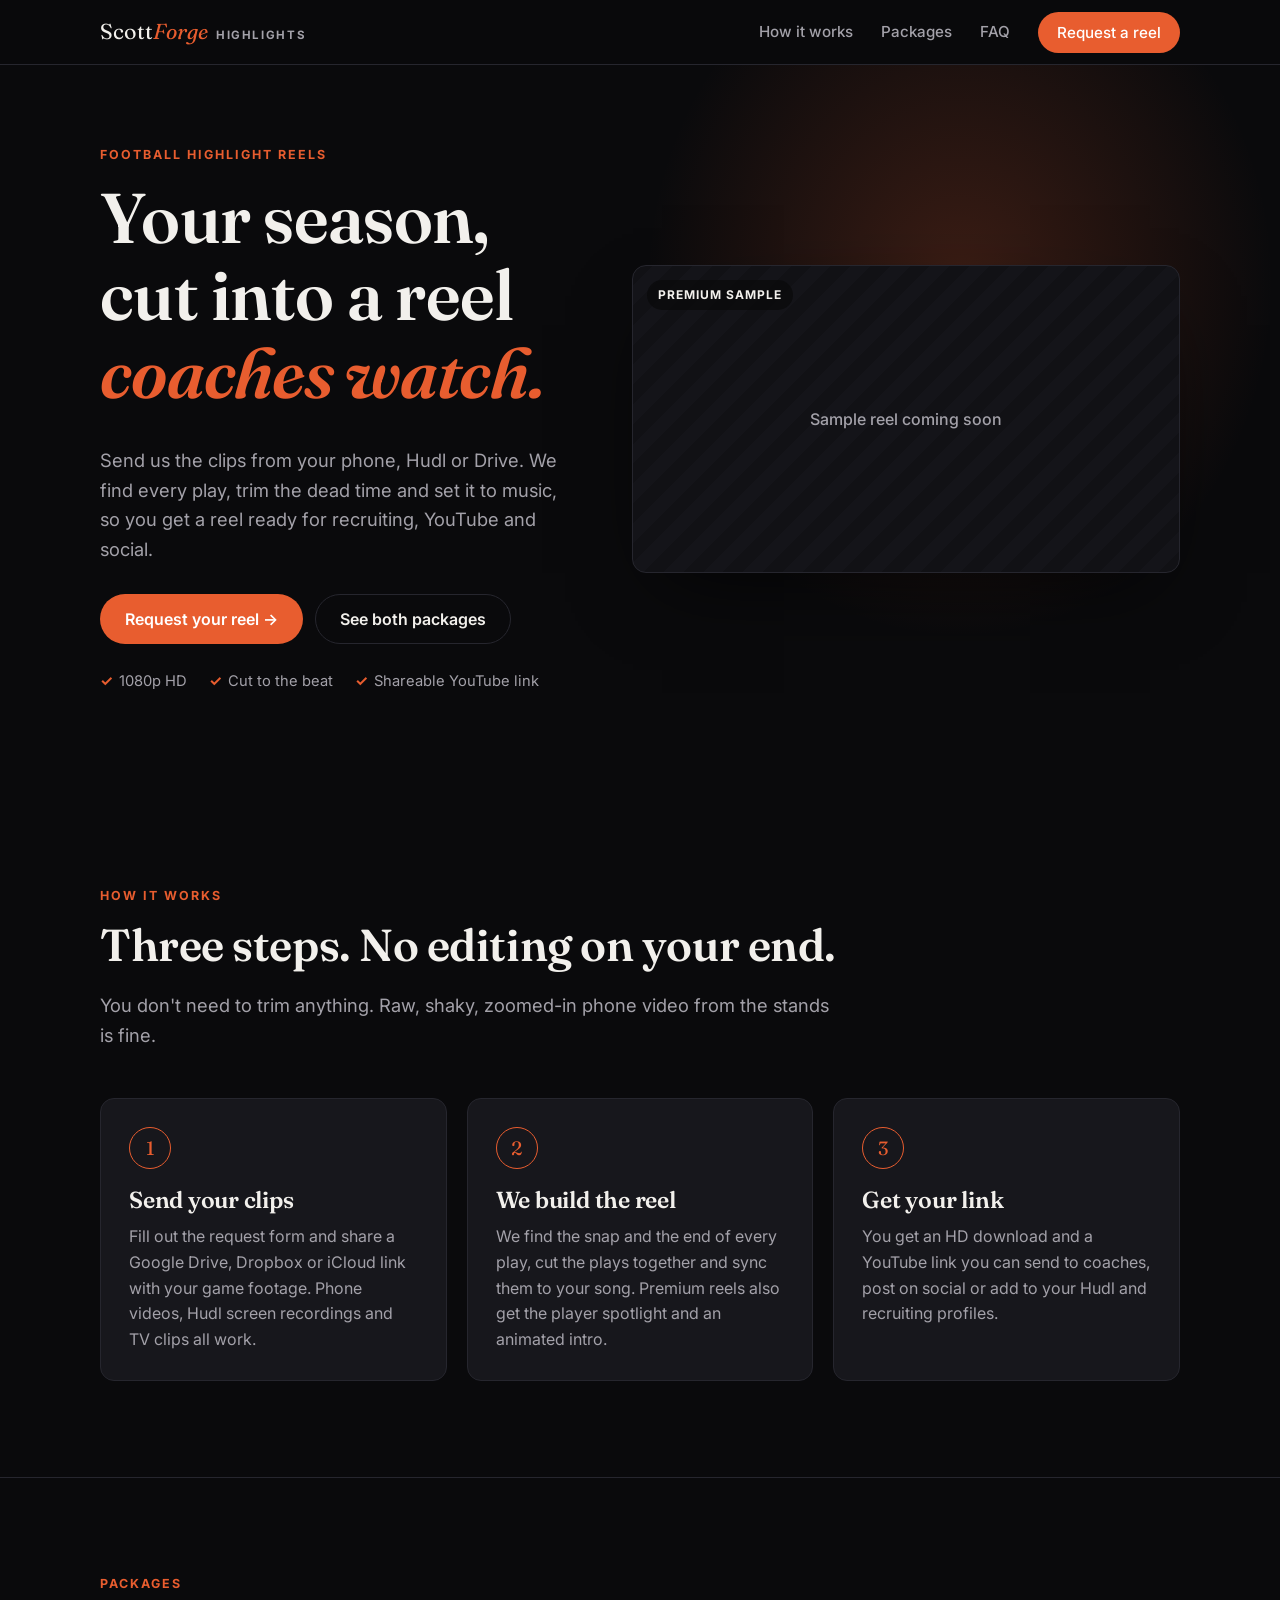
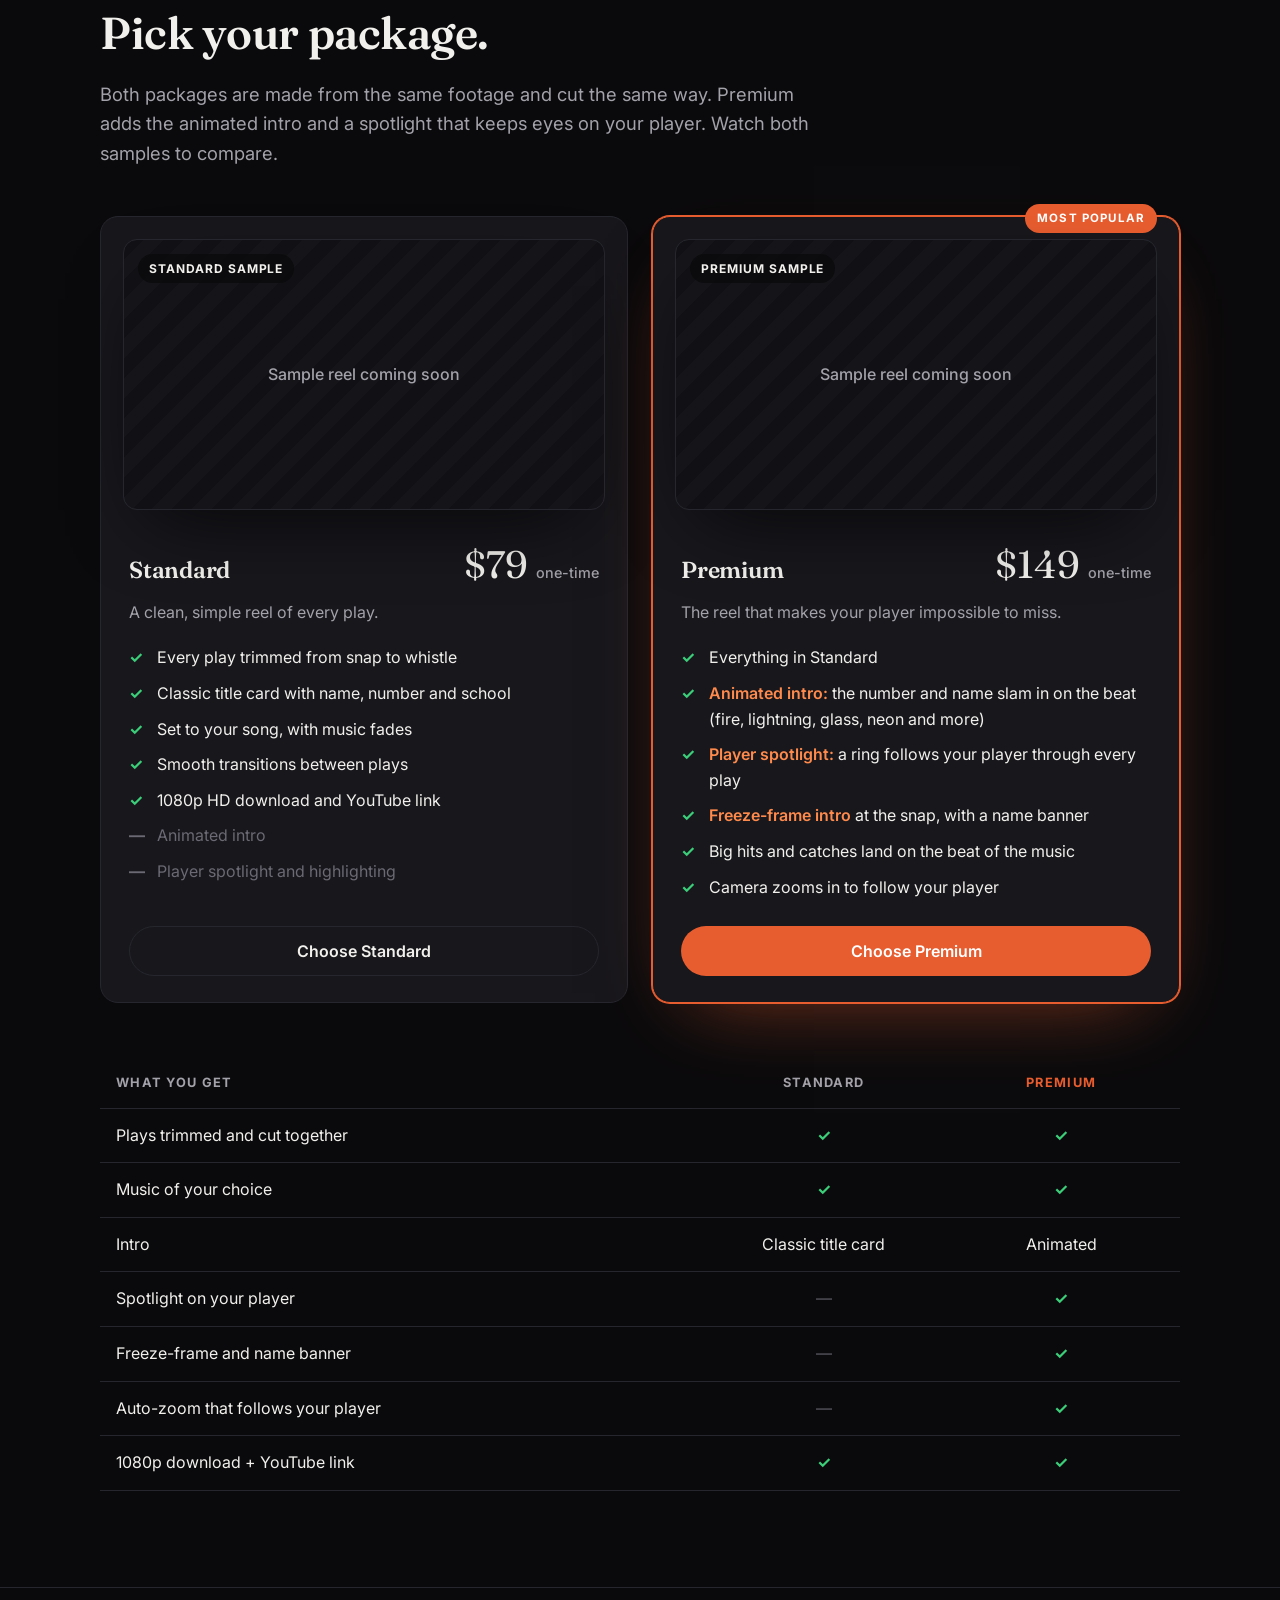
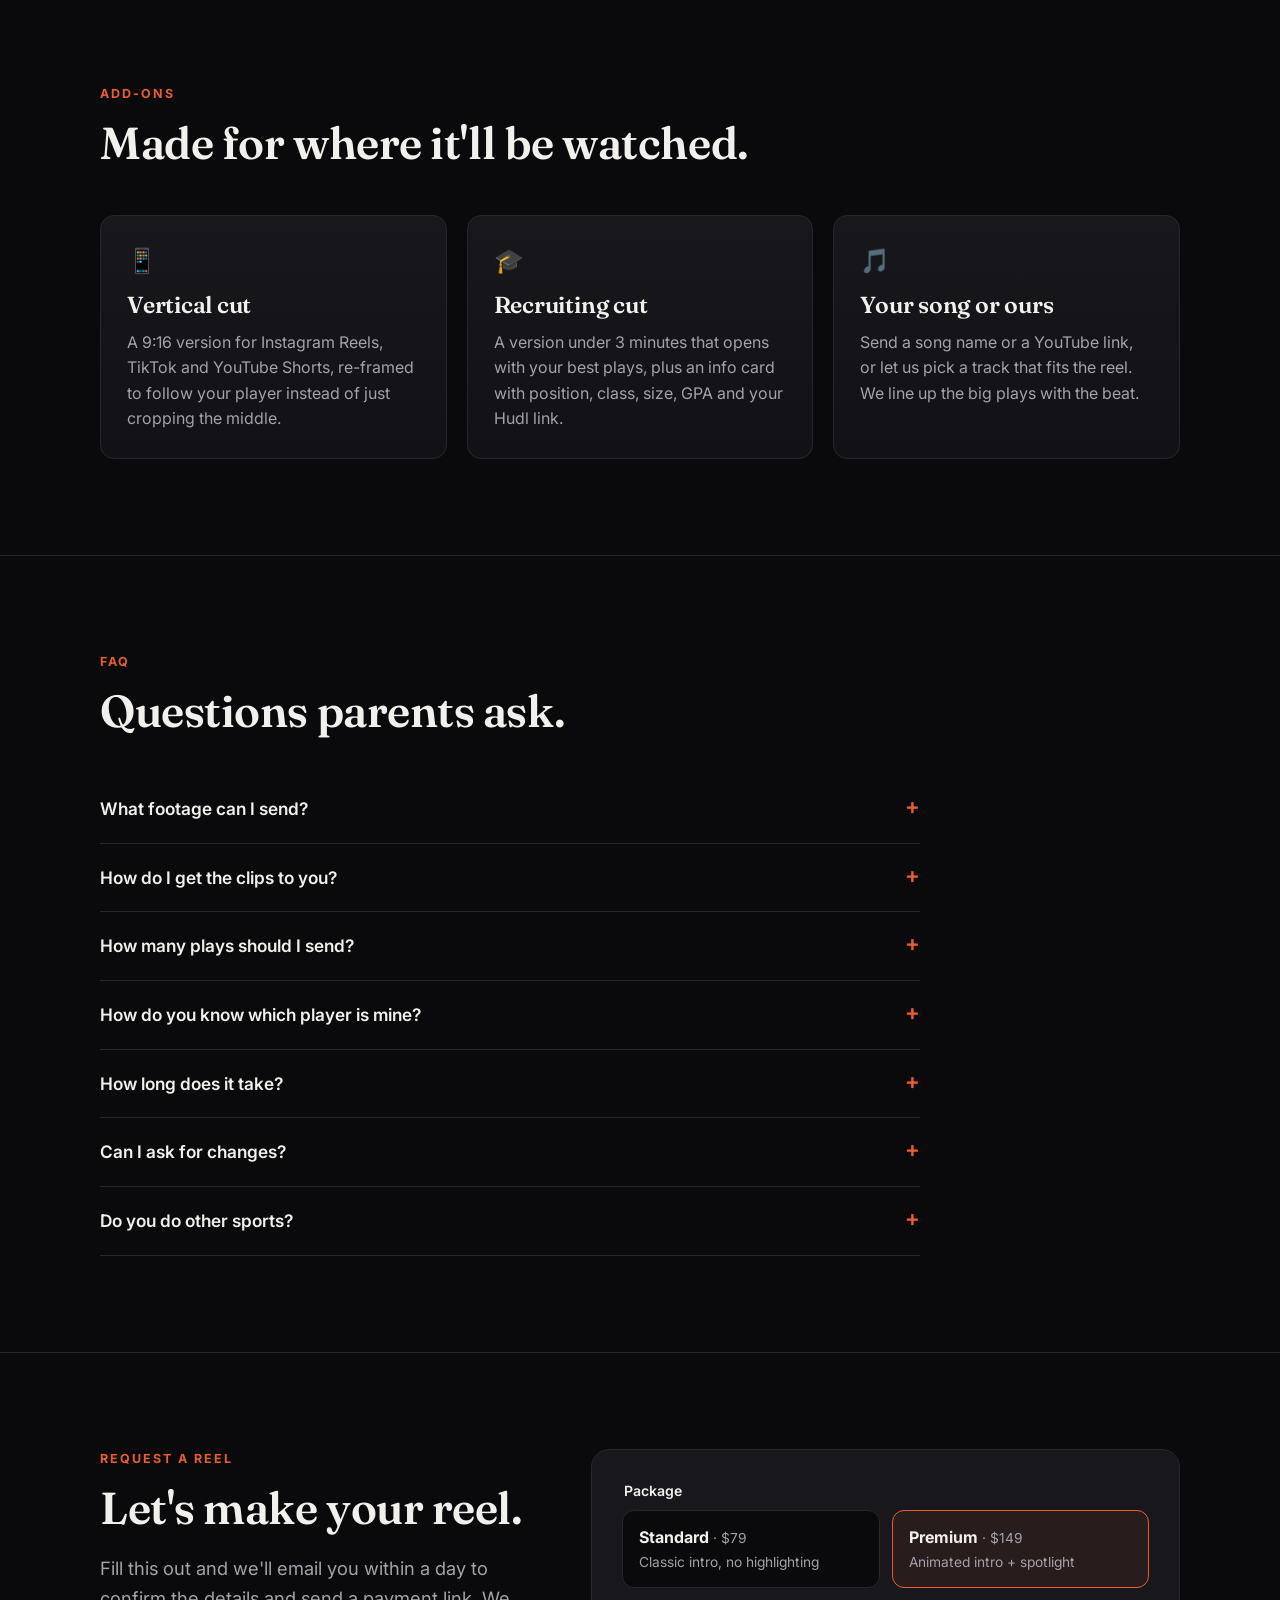
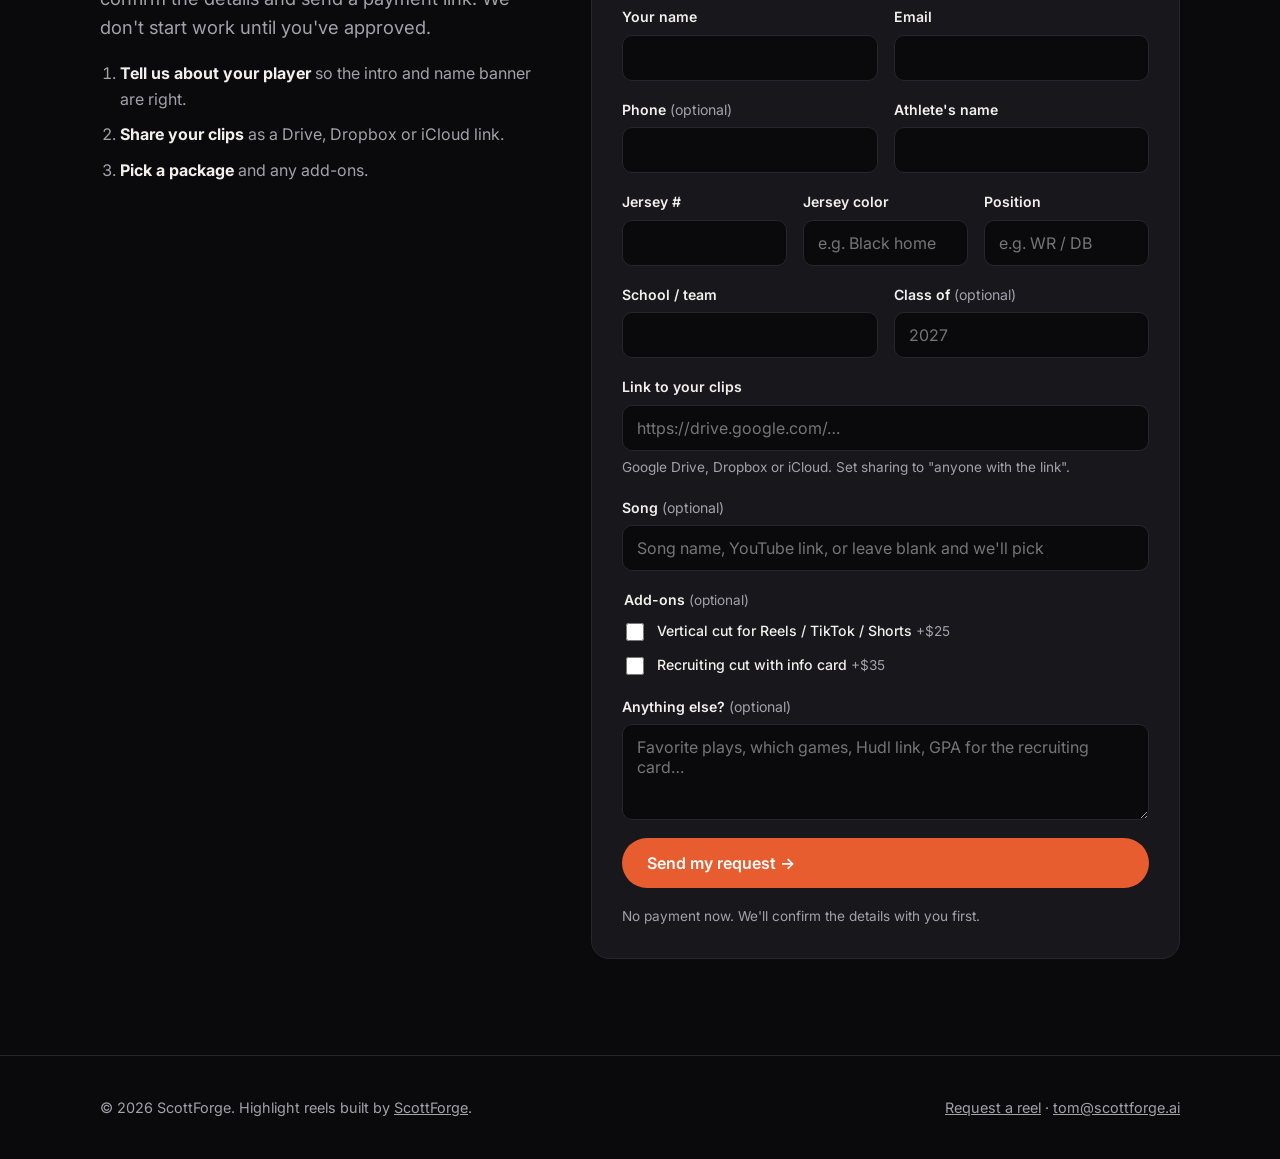
<file: site/index.html>
<!doctype html>
<html lang="en">
<head>
<meta charset="utf-8">
<meta name="viewport" content="width=device-width, initial-scale=1">
<title>ScottForge Highlights</title>
<meta name="description" content="Send us your game clips. We cut them into a highlight reel set to music, ready for Hudl, YouTube, coaches and social.">
<link rel="preconnect" href="https://fonts.googleapis.com">
<link rel="preconnect" href="https://fonts.gstatic.com" crossorigin>
<link href="https://fonts.googleapis.com/css2?family=Fraunces:ital,opsz,wght@0,9..144,600;1,9..144,600&family=Inter:wght@400;500;600;700&display=swap" rel="stylesheet">
<style>
  :root {
    --bg: #0a0a0c;
    --bg-2: #121216;
    --card: #17171c;
    --line: #26262e;
    --text: #f2f0ec;
    --muted: #a3a1a9;
    --ember: #e85d2f;
    --ember-2: #ff8a4c;
    --ok: #3ccf7a;
    --radius: 14px;
    --display: "Fraunces", Georgia, serif;
    --body: "Inter", system-ui, -apple-system, "Segoe UI", sans-serif;
  }
  * { box-sizing: border-box; }
  html { scroll-behavior: smooth; }
  body { margin: 0; background: var(--bg); color: var(--text); font: 16px/1.6 var(--body); -webkit-font-smoothing: antialiased; }
  a { color: inherit; }
  img { max-width: 100%; display: block; }
  .wrap { max-width: 1120px; margin: 0 auto; padding: 0 20px; }
  h1, h2, h3 { font-family: var(--display); font-weight: 600; line-height: 1.1; margin: 0 0 .5em; letter-spacing: -.01em; }
  h1 { font-size: clamp(2.4rem, 6vw, 4.4rem); }
  h2 { font-size: clamp(1.9rem, 4vw, 2.8rem); }
  h3 { font-size: 1.45rem; }
  em.forge { font-style: italic; color: var(--ember); }
  .eyebrow { font-size: .78rem; font-weight: 700; letter-spacing: .16em; text-transform: uppercase; color: var(--ember); margin-bottom: 14px; }
  .lead { font-size: 1.15rem; color: var(--muted); max-width: 40em; }
  section { padding: 96px 0; }
  section + section { border-top: 1px solid var(--line); }

  .btn { display: inline-flex; align-items: center; gap: 8px; padding: 14px 24px; border-radius: 999px; font-weight: 600; text-decoration: none; border: 1px solid transparent; cursor: pointer; font: 600 1rem var(--body); transition: transform .15s, background .15s, border-color .15s; }
  .btn:hover { transform: translateY(-1px); }
  .btn-primary { background: var(--ember); color: #fff; }
  .btn-primary:hover { background: var(--ember-2); }
  .btn-ghost { border-color: var(--line); color: var(--text); background: transparent; }
  .btn-ghost:hover { border-color: var(--muted); }

  /* Nav */
  nav { position: sticky; top: 0; z-index: 10; background: rgba(10,10,12,.85); backdrop-filter: blur(10px); border-bottom: 1px solid var(--line); }
  nav .wrap { display: flex; align-items: center; justify-content: space-between; height: 64px; }
  .brand { font-family: var(--display); font-size: 1.35rem; text-decoration: none; }
  .brand small { font-family: var(--body); font-size: .72rem; font-weight: 700; letter-spacing: .14em; text-transform: uppercase; color: var(--muted); margin-left: 8px; }
  .nav-links { display: flex; gap: 28px; align-items: center; }
  .nav-links a { text-decoration: none; color: var(--muted); font-weight: 500; font-size: .95rem; }
  .nav-links a:hover { color: var(--text); }
  .nav-links .btn { color: #fff; padding: 10px 18px; }
  @media (max-width: 760px) { .nav-links a:not(.btn) { display: none; } }

  /* Hero */
  .hero { padding: 80px 0 96px; position: relative; overflow: hidden; }
  .hero::before { content: ""; position: absolute; inset: -40% -10% auto auto; width: 70%; height: 140%; background: radial-gradient(closest-side, rgba(232,93,47,.22), transparent 70%); pointer-events: none; }
  .hero .wrap { display: grid; grid-template-columns: 1fr 1.15fr; gap: 56px; align-items: center; position: relative; }
  .hero-ctas { display: flex; gap: 12px; flex-wrap: wrap; margin: 30px 0 26px; }
  .proof { display: flex; gap: 22px; flex-wrap: wrap; color: var(--muted); font-size: .92rem; }
  .proof span::before { content: "✓"; color: var(--ember); margin-right: 6px; font-weight: 700; }
  @media (max-width: 900px) { .hero .wrap { grid-template-columns: 1fr; gap: 40px; } }

  /* Video facade */
  .video { position: relative; aspect-ratio: 16/9; border-radius: var(--radius); overflow: hidden; background: #000 center/cover no-repeat; border: 1px solid var(--line); box-shadow: 0 30px 80px -30px rgba(0,0,0,.8); }
  .video button { all: unset; position: absolute; inset: 0; cursor: pointer; display: grid; place-items: center; background: linear-gradient(180deg, rgba(0,0,0,.05), rgba(0,0,0,.45)); }
  .video button:focus-visible { outline: 3px solid var(--ember); outline-offset: -3px; }
  .play { width: 76px; height: 76px; border-radius: 50%; background: var(--ember); display: grid; place-items: center; box-shadow: 0 0 0 10px rgba(232,93,47,.25); transition: transform .15s; }
  .video button:hover .play { transform: scale(1.07); }
  .play::after { content: ""; border-left: 22px solid #fff; border-top: 14px solid transparent; border-bottom: 14px solid transparent; margin-left: 6px; }
  .video iframe { position: absolute; inset: 0; width: 100%; height: 100%; border: 0; }
  .video .tag { position: absolute; left: 14px; top: 14px; background: rgba(10,10,12,.8); padding: 5px 11px; border-radius: 999px; font-size: .75rem; font-weight: 700; letter-spacing: .08em; text-transform: uppercase; }
  .video.soon { display: grid; place-items: center; background: repeating-linear-gradient(135deg, #111115 0 14px, #141419 14px 28px); }
  .video.soon p { color: var(--muted); margin: 0; font-weight: 500; text-align: center; padding: 0 20px; }

  /* Steps */
  .steps { display: grid; grid-template-columns: repeat(3, 1fr); gap: 20px; margin-top: 48px; counter-reset: step; }
  .step { background: var(--card); border: 1px solid var(--line); border-radius: var(--radius); padding: 28px; }
  .step::before { counter-increment: step; content: counter(step); display: grid; place-items: center; width: 40px; height: 40px; border-radius: 50%; border: 1px solid var(--ember); color: var(--ember); font-family: var(--display); font-size: 1.2rem; margin-bottom: 18px; }
  .step p { color: var(--muted); margin: 0; }
  @media (max-width: 820px) { .steps { grid-template-columns: 1fr; } }

  /* Packages */
  .packages { display: grid; grid-template-columns: 1fr 1fr; gap: 24px; margin-top: 48px; align-items: stretch; }
  .pkg { background: var(--card); border: 1px solid var(--line); border-radius: 18px; padding: 22px; display: flex; flex-direction: column; }
  .pkg.premium { border-color: var(--ember); box-shadow: 0 0 0 1px var(--ember), 0 30px 80px -40px rgba(232,93,47,.6); position: relative; }
  .pkg .badge { position: absolute; top: -13px; right: 22px; background: var(--ember); color: #fff; font-size: .72rem; font-weight: 700; letter-spacing: .1em; text-transform: uppercase; padding: 5px 12px; border-radius: 999px; }
  .pkg-body { padding: 24px 6px 4px; display: flex; flex-direction: column; flex: 1; }
  .pkg-head { display: flex; justify-content: space-between; align-items: baseline; gap: 12px; flex-wrap: wrap; }
  .price { font-family: var(--display); font-size: 2.4rem; }
  .price small { font: 500 .9rem var(--body); color: var(--muted); }
  .pkg .desc { color: var(--muted); margin: 4px 0 20px; }
  .pkg ul { list-style: none; padding: 0; margin: 0 0 26px; display: grid; gap: 10px; }
  .pkg li { padding-left: 28px; position: relative; }
  .pkg li::before { content: "✓"; position: absolute; left: 0; color: var(--ok); font-weight: 700; }
  .pkg li.no { color: #6b6973; }
  .pkg li.no::before { content: "—"; color: #6b6973; }
  .pkg li b { color: var(--ember-2); font-weight: 600; }
  .pkg .btn { margin-top: auto; justify-content: center; }
  @media (max-width: 860px) { .packages { grid-template-columns: 1fr; } }

  /* Compare table */
  .compare { margin-top: 56px; overflow-x: auto; }
  table { width: 100%; border-collapse: collapse; min-width: 520px; }
  th, td { padding: 14px 16px; border-bottom: 1px solid var(--line); text-align: left; }
  th { font-size: .8rem; letter-spacing: .1em; text-transform: uppercase; color: var(--muted); font-weight: 700; }
  td:not(:first-child), th:not(:first-child) { text-align: center; width: 22%; }
  td .y { color: var(--ok); font-weight: 700; } td .n { color: #5a5862; }
  th.p { color: var(--ember); }

  /* Features */
  .features { display: grid; grid-template-columns: repeat(3, 1fr); gap: 20px; margin-top: 48px; }
  .feature { padding: 26px; border-radius: var(--radius); background: linear-gradient(180deg, var(--card), var(--bg-2)); border: 1px solid var(--line); }
  .feature .ico { font-size: 1.5rem; margin-bottom: 12px; }
  .feature p { color: var(--muted); margin: 0; }
  @media (max-width: 860px) { .features { grid-template-columns: 1fr; } }

  /* FAQ */
  .faq { margin-top: 40px; max-width: 820px; }
  details { border-bottom: 1px solid var(--line); padding: 20px 0; }
  summary { cursor: pointer; font-weight: 600; font-size: 1.08rem; list-style: none; display: flex; justify-content: space-between; gap: 20px; }
  summary::-webkit-details-marker { display: none; }
  summary::after { content: "+"; color: var(--ember); font-size: 1.4rem; line-height: 1; }
  details[open] summary::after { content: "–"; }
  details p { color: var(--muted); margin: 12px 0 0; }

  /* Form */
  .order { display: grid; grid-template-columns: .85fr 1.15fr; gap: 56px; }
  @media (max-width: 900px) { .order { grid-template-columns: 1fr; gap: 32px; } }
  form { background: var(--card); border: 1px solid var(--line); border-radius: 18px; padding: 30px; display: grid; gap: 18px; }
  .row { display: grid; grid-template-columns: 1fr 1fr; gap: 16px; }
  .row.three { grid-template-columns: 1fr 1fr 1fr; }
  @media (max-width: 560px) { .row, .row.three { grid-template-columns: 1fr; } form { padding: 22px; } }
  label { display: grid; gap: 6px; font-size: .88rem; font-weight: 600; }
  label .opt { color: var(--muted); font-weight: 400; }
  input, select, textarea { width: 100%; background: var(--bg); border: 1px solid var(--line); color: var(--text); border-radius: 10px; padding: 12px 14px; font: 400 1rem var(--body); }
  input:focus, select:focus, textarea:focus { outline: none; border-color: var(--ember); box-shadow: 0 0 0 3px rgba(232,93,47,.2); }
  textarea { min-height: 96px; resize: vertical; }
  fieldset { border: 0; padding: 0; margin: 0; }
  legend { font-size: .88rem; font-weight: 600; margin-bottom: 8px; }
  .choice { display: grid; grid-template-columns: 1fr 1fr; gap: 12px; }
  .choice label { display: block; cursor: pointer; }
  .choice input { position: absolute; opacity: 0; width: 1px; height: 1px; }
  .choice .opt-card { border: 1px solid var(--line); border-radius: 12px; padding: 14px 16px; background: var(--bg); transition: border-color .15s, background .15s; }
  .choice .opt-card strong { display: block; font-size: 1rem; }
  .choice .opt-card span { color: var(--muted); font-weight: 400; font-size: .86rem; }
  .choice input:checked + .opt-card { border-color: var(--ember); background: rgba(232,93,47,.08); }
  .choice input:focus-visible + .opt-card { box-shadow: 0 0 0 3px rgba(232,93,47,.3); }
  .addons { display: grid; gap: 10px; }
  .check { display: flex; gap: 10px; align-items: flex-start; font-weight: 500; }
  .check input { width: 18px; height: 18px; margin-top: 3px; accent-color: var(--ember); flex: none; }
  .hint { color: var(--muted); font-size: .85rem; font-weight: 400; }
  .hidden { display: none; }
  .order-side ol { padding-left: 20px; color: var(--muted); }
  .order-side li { margin-bottom: 10px; }
  .order-side li b { color: var(--text); }

  footer { border-top: 1px solid var(--line); padding: 40px 0; color: var(--muted); font-size: .9rem; }
  footer .wrap { display: flex; justify-content: space-between; gap: 20px; flex-wrap: wrap; }
  footer a { color: var(--muted); }
</style>
</head>
<body>

<nav>
  <div class="wrap">
    <a class="brand" href="#top">Scott<em class="forge">Forge</em><small>Highlights</small></a>
    <div class="nav-links">
      <a href="#how">How it works</a>
      <a href="#packages">Packages</a>
      <a href="#faq">FAQ</a>
      <a class="btn btn-primary" href="#order">Request a reel</a>
    </div>
  </div>
</nav>

<header class="hero" id="top">
  <div class="wrap">
    <div>
      <div class="eyebrow">Football highlight reels</div>
      <h1>Your season, cut into a reel <em class="forge">coaches watch.</em></h1>
      <p class="lead">Send us the clips from your phone, Hudl or Drive. We find every play, trim the dead time and set it to music, so you get a reel ready for recruiting, YouTube and social.</p>
      <div class="hero-ctas">
        <a class="btn btn-primary" href="#order">Request your reel →</a>
        <a class="btn btn-ghost" href="#packages">See both packages</a>
      </div>
      <div class="proof">
        <span>1080p HD</span>
        <span>Cut to the beat</span>
        <span>Shareable YouTube link</span>
      </div>
    </div>
    <div class="video" data-video="premium" data-tag="Premium sample"></div>
  </div>
</header>

<section id="how">
  <div class="wrap">
    <div class="eyebrow">How it works</div>
    <h2>Three steps. No editing on your end.</h2>
    <p class="lead">You don't need to trim anything. Raw, shaky, zoomed-in phone video from the stands is fine.</p>
    <div class="steps">
      <div class="step">
        <h3>Send your clips</h3>
        <p>Fill out the request form and share a Google Drive, Dropbox or iCloud link with your game footage. Phone videos, Hudl screen recordings and TV clips all work.</p>
      </div>
      <div class="step">
        <h3>We build the reel</h3>
        <p>We find the snap and the end of every play, cut the plays together and sync them to your song. Premium reels also get the player spotlight and an animated intro.</p>
      </div>
      <div class="step">
        <h3>Get your link</h3>
        <p>You get an HD download and a YouTube link you can send to coaches, post on social or add to your Hudl and recruiting profiles.</p>
      </div>
    </div>
  </div>
</section>

<section id="packages">
  <div class="wrap">
    <div class="eyebrow">Packages</div>
    <h2>Pick your package.</h2>
    <p class="lead">Both packages are made from the same footage and cut the same way. Premium adds the animated intro and a spotlight that keeps eyes on your player. Watch both samples to compare.</p>

    <div class="packages">
      <div class="pkg">
        <div class="video" data-video="standard" data-tag="Standard sample"></div>
        <div class="pkg-body">
          <div class="pkg-head">
            <h3>Standard</h3>
            <div class="price" data-price="standard"></div>
          </div>
          <p class="desc">A clean, simple reel of every play.</p>
          <ul>
            <li>Every play trimmed from snap to whistle</li>
            <li>Classic title card with name, number and school</li>
            <li>Set to your song, with music fades</li>
            <li>Smooth transitions between plays</li>
            <li>1080p HD download and YouTube link</li>
            <li class="no">Animated intro</li>
            <li class="no">Player spotlight and highlighting</li>
          </ul>
          <a class="btn btn-ghost" href="#order" data-pick="standard">Choose Standard</a>
        </div>
      </div>

      <div class="pkg premium">
        <span class="badge">Most popular</span>
        <div class="video" data-video="premium" data-tag="Premium sample"></div>
        <div class="pkg-body">
          <div class="pkg-head">
            <h3>Premium</h3>
            <div class="price" data-price="premium"></div>
          </div>
          <p class="desc">The reel that makes your player impossible to miss.</p>
          <ul>
            <li>Everything in Standard</li>
            <li><b>Animated intro:</b> the number and name slam in on the beat (fire, lightning, glass, neon and more)</li>
            <li><b>Player spotlight:</b> a ring follows your player through every play</li>
            <li><b>Freeze-frame intro</b> at the snap, with a name banner</li>
            <li>Big hits and catches land on the beat of the music</li>
            <li>Camera zooms in to follow your player</li>
          </ul>
          <a class="btn btn-primary" href="#order" data-pick="premium">Choose Premium</a>
        </div>
      </div>
    </div>

    <div class="compare">
      <table>
        <thead><tr><th>What you get</th><th>Standard</th><th class="p">Premium</th></tr></thead>
        <tbody>
          <tr><td>Plays trimmed and cut together</td><td><span class="y">✓</span></td><td><span class="y">✓</span></td></tr>
          <tr><td>Music of your choice</td><td><span class="y">✓</span></td><td><span class="y">✓</span></td></tr>
          <tr><td>Intro</td><td>Classic title card</td><td>Animated</td></tr>
          <tr><td>Spotlight on your player</td><td><span class="n">—</span></td><td><span class="y">✓</span></td></tr>
          <tr><td>Freeze-frame and name banner</td><td><span class="n">—</span></td><td><span class="y">✓</span></td></tr>
          <tr><td>Auto-zoom that follows your player</td><td><span class="n">—</span></td><td><span class="y">✓</span></td></tr>
          <tr><td>1080p download + YouTube link</td><td><span class="y">✓</span></td><td><span class="y">✓</span></td></tr>
        </tbody>
      </table>
    </div>
  </div>
</section>

<section id="extras">
  <div class="wrap">
    <div class="eyebrow">Add-ons</div>
    <h2>Made for where it'll be watched.</h2>
    <div class="features">
      <div class="feature">
        <div class="ico">📱</div>
        <h3>Vertical cut</h3>
        <p>A 9:16 version for Instagram Reels, TikTok and YouTube Shorts, re-framed to follow your player instead of just cropping the middle.</p>
      </div>
      <div class="feature">
        <div class="ico">🎓</div>
        <h3>Recruiting cut</h3>
        <p>A version under 3 minutes that opens with your best plays, plus an info card with position, class, size, GPA and your Hudl link.</p>
      </div>
      <div class="feature">
        <div class="ico">🎵</div>
        <h3>Your song or ours</h3>
        <p>Send a song name or a YouTube link, or let us pick a track that fits the reel. We line up the big plays with the beat.</p>
      </div>
    </div>
  </div>
</section>

<section id="faq">
  <div class="wrap">
    <div class="eyebrow">FAQ</div>
    <h2>Questions parents ask.</h2>
    <div class="faq">
      <details><summary>What footage can I send?</summary><p>Anything you have. Phone video from the stands (even zoomed-in and shaky), Hudl screen recordings, TV clips and photos all work. Send the whole game clips; we find the plays.</p></details>
      <details><summary>How do I get the clips to you?</summary><p>Upload them to a Google Drive, Dropbox or iCloud folder and paste the share link in the form. Make sure the link is set so anyone with it can view.</p></details>
      <details><summary>How many plays should I send?</summary><p>Most reels have 10 to 25 plays. Send everything you think is worth including; if you have favorites, tell us in the notes and we'll make sure they're in.</p></details>
      <details><summary>How do you know which player is mine?</summary><p>Tell us the jersey number and color in the form. For Premium, we mark your player by hand in every play so the spotlight stays on the right kid.</p></details>
      <details><summary>How long does it take?</summary><p data-turnaround></p></details>
      <details><summary>Can I ask for changes?</summary><p>Yes. Every reel includes one round of changes, like reordering plays, removing a play or swapping the song.</p></details>
      <details><summary>Do you do other sports?</summary><p>Football is what we're built for, but ask in the notes. Other sports work as long as there's clear footage of your athlete.</p></details>
    </div>
  </div>
</section>

<section id="order">
  <div class="wrap order">
    <div class="order-side">
      <div class="eyebrow">Request a reel</div>
      <h2>Let's make your reel.</h2>
      <p class="lead">Fill this out and we'll email you within a day to confirm the details and send a payment link. We don't start work until you've approved.</p>
      <ol>
        <li><b>Tell us about your player</b> so the intro and name banner are right.</li>
        <li><b>Share your clips</b> as a Drive, Dropbox or iCloud link.</li>
        <li><b>Pick a package</b> and any add-ons.</li>
      </ol>
    </div>

    <form name="reel-request" method="POST" action="/thanks.html" data-netlify="true" netlify-honeypot="company">
      <input type="hidden" name="form-name" value="reel-request">
      <p class="hidden"><label>Leave this empty <input name="company"></label></p>

      <fieldset>
        <legend>Package</legend>
        <div class="choice">
          <label><input type="radio" name="package" value="Standard" required><div class="opt-card"><strong>Standard <span data-price-inline="standard"></span></strong><span>Classic intro, no highlighting</span></div></label>
          <label><input type="radio" name="package" value="Premium" checked><div class="opt-card"><strong>Premium <span data-price-inline="premium"></span></strong><span>Animated intro + spotlight</span></div></label>
        </div>
      </fieldset>

      <div class="row">
        <label>Your name<input name="parent_name" autocomplete="name" required></label>
        <label>Email<input type="email" name="email" autocomplete="email" required></label>
      </div>
      <div class="row">
        <label><span>Phone <span class="opt">(optional)</span></span><input type="tel" name="phone" autocomplete="tel"></label>
        <label>Athlete's name<input name="athlete_name" required></label>
      </div>
      <div class="row three">
        <label>Jersey #<input name="jersey" inputmode="numeric" required></label>
        <label>Jersey color<input name="jersey_color" placeholder="e.g. Black home" required></label>
        <label>Position<input name="position" placeholder="e.g. WR / DB"></label>
      </div>
      <div class="row">
        <label>School / team<input name="school" required></label>
        <label><span>Class of <span class="opt">(optional)</span></span><input name="class_year" inputmode="numeric" placeholder="2027"></label>
      </div>
      <label>Link to your clips
        <input type="url" name="clips_link" placeholder="https://drive.google.com/…" required>
        <span class="hint">Google Drive, Dropbox or iCloud. Set sharing to "anyone with the link".</span>
      </label>
      <label><span>Song <span class="opt">(optional)</span></span>
        <input name="song" placeholder="Song name, YouTube link, or leave blank and we'll pick">
      </label>
      <fieldset>
        <legend>Add-ons <span class="opt hint">(optional)</span></legend>
        <div class="addons">
          <label class="check"><input type="checkbox" name="addon_vertical" value="yes"><span>Vertical cut for Reels / TikTok / Shorts <span class="hint" data-addon="vertical"></span></span></label>
          <label class="check"><input type="checkbox" name="addon_recruiting" value="yes"><span>Recruiting cut with info card <span class="hint" data-addon="recruiting"></span></span></label>
        </div>
      </fieldset>
      <label><span>Anything else? <span class="opt">(optional)</span></span>
        <textarea name="notes" placeholder="Favorite plays, which games, Hudl link, GPA for the recruiting card…"></textarea>
      </label>
      <button class="btn btn-primary" type="submit">Send my request →</button>
      <span class="hint">No payment now. We'll confirm the details with you first.</span>
    </form>
  </div>
</section>

<footer>
  <div class="wrap">
    <span>© <span id="yr"></span> ScottForge. Highlight reels built by <a href="https://scottforge.ai">ScottForge</a>.</span>
    <span><a href="#order">Request a reel</a> · <a href="mailto:tom@scottforge.ai">tom@scottforge.ai</a></span>
  </div>
</footer>

<script>
  // ---- Edit these -------------------------------------------------------
  const SITE = {
    // YouTube video IDs (the part after watch?v= or youtu.be/).
    videos: {
      premium: "",   // Caleb's current reel (animated intro + spotlight)
      standard: "",  // Caleb's basic reel (classic intro, no highlighting)
    },
    prices: { standard: "$79", premium: "$149" },
    addons: { vertical: "+$25", recruiting: "+$35" },
    turnaround: "Standard reels are usually ready within 5 days of getting your clips, and Premium within 7, since we mark your player by hand in every play. Need it sooner for a showcase or signing day? Tell us in the notes.",
  };
  // -----------------------------------------------------------------------

  document.querySelectorAll("[data-price]").forEach(el => {
    el.innerHTML = SITE.prices[el.dataset.price] + " <small>one-time</small>";
  });
  document.querySelectorAll("[data-price-inline]").forEach(el => {
    el.textContent = "· " + SITE.prices[el.dataset.priceInline];
  });
  document.querySelectorAll("[data-addon]").forEach(el => {
    el.textContent = SITE.addons[el.dataset.addon];
  });
  document.querySelector("[data-turnaround]").textContent = SITE.turnaround;
  document.getElementById("yr").textContent = new Date().getFullYear();

  // Lightweight YouTube embed: thumbnail first, player loads on click.
  document.querySelectorAll(".video[data-video]").forEach(box => {
    const id = SITE.videos[box.dataset.video];
    const tag = `<span class="tag">${box.dataset.tag}</span>`;
    if (!id) {
      box.classList.add("soon");
      box.innerHTML = tag + "<p>Sample reel coming soon</p>";
      return;
    }
    box.style.backgroundImage = `url(https://i.ytimg.com/vi/${id}/hqdefault.jpg)`;
    box.innerHTML = tag + `<button aria-label="Play ${box.dataset.tag}"><span class="play"></span></button>`;
    box.querySelector("button").addEventListener("click", () => {
      box.innerHTML = `<iframe src="https://www.youtube-nocookie.com/embed/${id}?autoplay=1&rel=0" title="${box.dataset.tag}" allow="autoplay; encrypted-media; picture-in-picture; fullscreen" allowfullscreen></iframe>`;
    });
  });

  // "Choose X" buttons preselect the package in the form.
  document.querySelectorAll("[data-pick]").forEach(a => a.addEventListener("click", () => {
    const v = a.dataset.pick === "premium" ? "Premium" : "Standard";
    const r = document.querySelector(`input[name=package][value=${v}]`);
    if (r) r.checked = true;
  }));
</script>
</body>
</html>
</file>
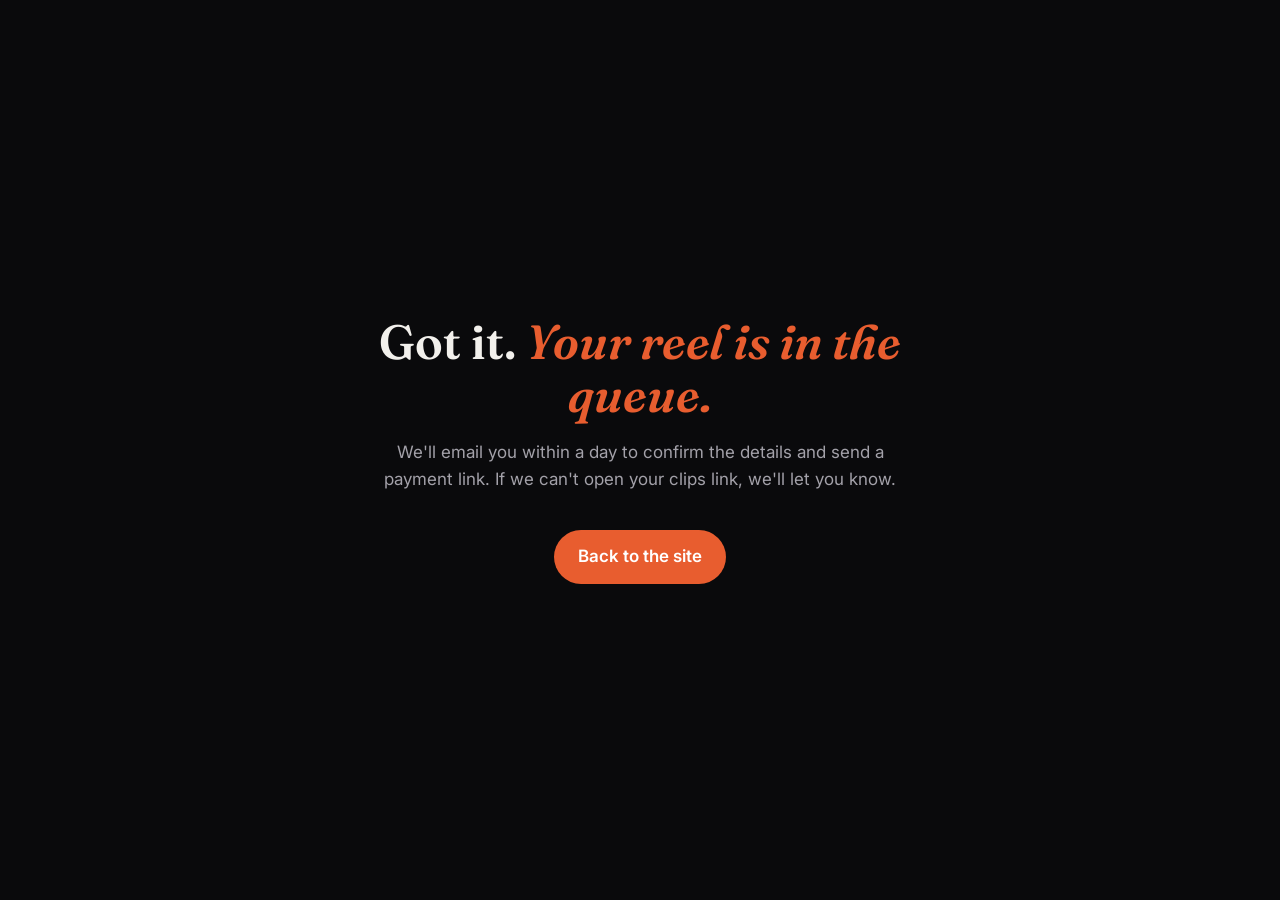
<file: site/thanks.html>
<!doctype html>
<html lang="en">
<head>
<meta charset="utf-8">
<meta name="viewport" content="width=device-width, initial-scale=1">
<title>Request Received</title>
<link href="https://fonts.googleapis.com/css2?family=Fraunces:ital,opsz,wght@0,9..144,600;1,9..144,600&family=Inter:wght@400;600&display=swap" rel="stylesheet">
<style>
  :root { --bg: #0a0a0c; --text: #f2f0ec; --muted: #a3a1a9; --ember: #e85d2f; }
  body { margin: 0; min-height: 100vh; display: grid; place-items: center; background: var(--bg); color: var(--text); font: 17px/1.6 "Inter", system-ui, sans-serif; padding: 24px 16px; box-sizing: border-box; }
  main { max-width: 560px; text-align: center; }
  h1 { font-family: "Fraunces", Georgia, serif; font-weight: 600; font-size: clamp(2rem, 6vw, 3rem); line-height: 1.1; margin: 0 0 16px; }
  em { color: var(--ember); }
  p { color: var(--muted); }
  a { display: inline-block; margin-top: 20px; padding: 13px 24px; border-radius: 999px; background: var(--ember); color: #fff; text-decoration: none; font-weight: 600; }
</style>
</head>
<body>
<main>
  <h1>Got it. <em>Your reel is in the queue.</em></h1>
  <p>We'll email you within a day to confirm the details and send a payment link. If we can't open your clips link, we'll let you know.</p>
  <a href="/">Back to the site</a>
</main>
</body>
</html>
</file>
